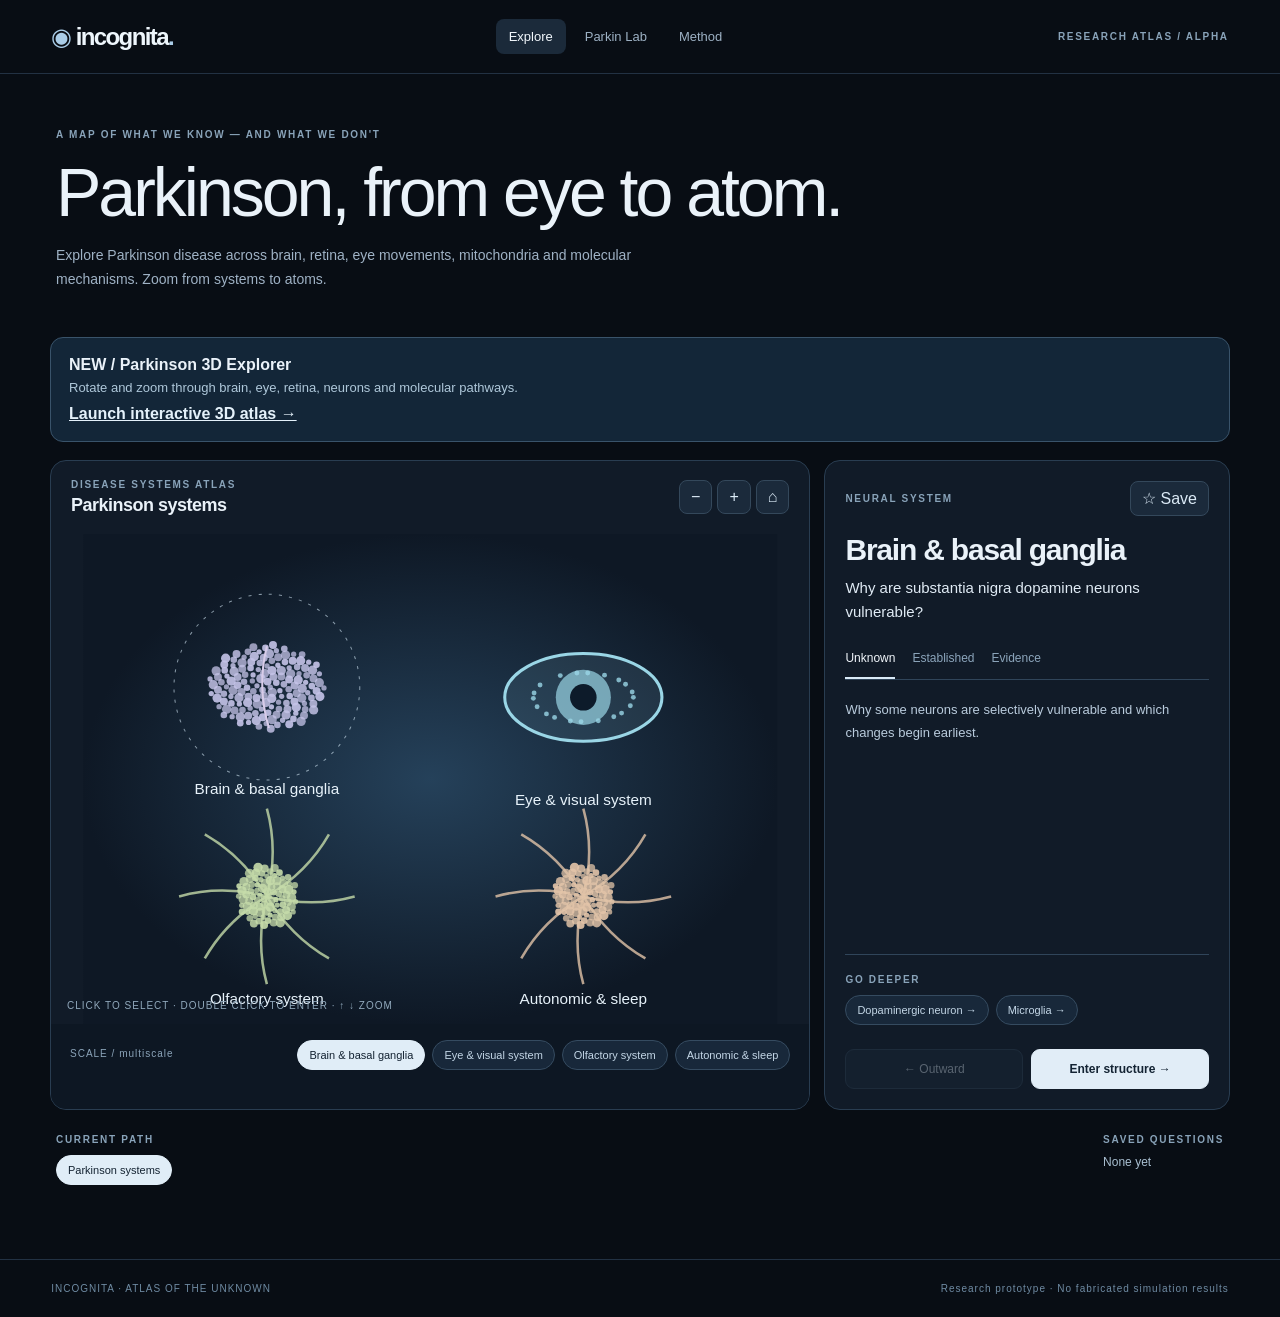
<file: index.html>
<!doctype html>
<html lang="en"><head><meta charset="UTF-8"/><meta name="viewport" content="width=device-width,initial-scale=1"/><meta name="theme-color" content="#080d14"/><meta name="description" content="Incognita — explore biology from organism to molecular mechanism, with evidence-aware research tools."/><title>Incognita — Atlas of the Unknown</title><link rel="stylesheet" href="./styles.css"/></head>
<body><div id="app"><header class="top"><a href="#explore" class="brand" aria-label="Incognita home"><span class="brand-mark">◉</span> incognita<span class="dot">.</span></a><nav aria-label="Main navigation"><button class="nav active" data-view="explore">Explore</button><button class="nav" data-view="lab">Parkin Lab</button><button class="nav" data-view="about">Method</button></nav><span class="version">RESEARCH ATLAS / ALPHA</span></header>
<main><section class="intro"><p class="overline">A MAP OF WHAT WE KNOW — AND WHAT WE DON'T</p><h1 id="headline">Parkinson, from eye to atom.</h1><p id="subhead">Explore Parkinson disease across brain, retina, eye movements, mitochondria and molecular mechanisms. Zoom from systems to atoms.</p></section>
<section id="explore" class="view"><div style="margin:0 0 18px;padding:18px;border:1px solid #39536a;border-radius:13px;background:#132638"><strong style="display:block;margin-bottom:6px">NEW / Parkinson 3D Explorer</strong><span style="display:block;font-size:13px;color:#afc8da;margin-bottom:10px">Rotate and zoom through brain, eye, retina, neurons and molecular pathways.</span><a href="./parkinson-3d.html" style="color:#e4f1fa;font-weight:650">Launch interactive 3D atlas →</a></div><div class="workspace"><div class="viewer"><div class="viewer-top"><div><p class="overline" id="contextType">ORGANISM</p><h2 id="contextName">Human body</h2></div><div class="zoom"><button id="zoomOut" aria-label="Zoom out">−</button><button id="zoomIn" aria-label="Zoom into selected structure">+</button><button id="reset" aria-label="Reset">⌂</button></div></div><div id="scene" class="scene" tabindex="0" role="group" aria-label="Biological structures. Use arrows to navigate."><svg id="sceneSvg" viewBox="0 0 680 480" role="img" aria-label="Interactive biological atlas"><defs><radialGradient id="aura"><stop offset="0" stop-color="#25415a"/><stop offset="1" stop-color="#0e1825"/></radialGradient></defs><rect width="680" height="480" fill="url(#aura)"/><g id="art"></g></svg><div class="scene-hint">CLICK TO SELECT · DOUBLE CLICK TO ENTER · ↑ ↓ ZOOM</div></div><div class="scene-footer"><span id="scale">SCALE / ORGANISM</span><div id="choices" class="chips"></div></div></div><aside class="details"><div class="detail-head"><span id="nodeType" class="overline">ORGAN</span><button id="save" class="ghost" aria-label="Save research question">☆ Save</button></div><h2 id="nodeName">Brain</h2><p id="question" class="question"></p><div class="tabs" role="tablist"><button class="tab active" data-tab="unknown">Unknown</button><button class="tab" data-tab="known">Established</button><button class="tab" data-tab="evidence">Evidence</button></div><div id="detailBody" class="detail-body"></div><div class="related"><p class="overline">GO DEEPER</p><div id="children" class="chips"></div></div><div class="actions"><button id="back" class="secondary">← Outward</button><button id="enter" class="primary">Enter structure →</button></div></aside></div><div class="bottom"><div><p class="overline">CURRENT PATH</p><div id="breadcrumbs" class="chips"></div></div><div><p class="overline">SAVED QUESTIONS</p><p id="savedCount" class="small">None yet</p></div></div></section>
<section id="lab" class="view hidden"><div class="lab-grid"><div class="lab-hero"><p class="overline">RESEARCH MODULE / 001</p><h2>PINK1–Parkin pathway</h2><p>What happens when a cell discovers that one of its mitochondria is damaged? Explore the molecular quality-control pathway, its limits, and the evidence.</p><div class="pathway" id="pathway"></div><p class="caution">Mechanism diagram, not a molecular dynamics simulation. Cellular outcomes are context-dependent.</p></div><div class="lab-side"><p class="overline">PROTEIN REFERENCE</p><h3 id="proteinTitle">Parkin / PRKN</h3><p id="proteinDescription">E3 ubiquitin-protein ligase involved in mitochondrial quality control.</p><label for="proteinSelect">Explore a protein</label><select id="proteinSelect"><option value="parkin">Parkin — O60260</option><option value="pink1">PINK1 — Q9BXM7</option><option value="snca">Alpha-synuclein — P37840</option></select><a id="uniprot" target="_blank" rel="noopener noreferrer" href="https://www.uniprot.org/uniprotkb/O60260/entry">UniProt record ↗</a><div style="display:grid;gap:9px;margin:16px 0"><a href="./parkin-atlas.html" style="display:block;padding:12px 14px;border:1px solid #39536a;border-radius:10px;color:#e1f0fa;font-weight:600">01 / Parkin Structural Atlas →</a><a href="./molecular-viewer.html" style="display:block;padding:12px 14px;border:1px solid #39536a;border-radius:10px;color:#e1f0fa">02 / Atomic Molecular Viewer →</a><a href="./compare.html" style="display:block;padding:12px 14px;border:1px solid #39536a;border-radius:10px;color:#e1f0fa">03 / WT vs Variant Comparison →</a><a href="./evidence.html" style="display:block;padding:12px 14px;border:1px solid #39536a;border-radius:10px;color:#e1f0fa">04 / Colab Evidence Workbench →</a><a href="./zinc-audit.html" style="display:block;padding:12px 14px;border:1px solid #39536a;border-radius:10px;color:#e1f0fa">05 / Zinc Coordination Audit →</a><a href="./md-gate.html" style="display:block;padding:12px 14px;border:1px solid #39536a;border-radius:10px;color:#e1f0fa">06 / MD Preparation Gate →</a></div><a id="molstar" target="_blank" rel="noopener noreferrer" href="https://molstar.org/viewer/?afdb=O60260">View predicted structure in Mol* ↗</a><p class="caution">Predicted structures are hypotheses, not measurements of protein dynamics. Flexible regions and confidence must be evaluated.</p></div></div><div class="experiment"><div><p class="overline">EXPERIMENT DESIGN / NOT EXECUTED</p><h3>Wild-type versus variant</h3><p>Define a reproducible comparison before spending GPU time.</p></div><div class="experiment-fields"><label>Variant<input id="variant" placeholder="e.g. R275W (verify numbering)"/></label><label>Simulation duration<select id="duration"><option value="10">10 ns — pilot</option><option value="100">100 ns — exploratory</option><option value="500">500 ns — extended</option></select></label><label>Replicates<select id="replicates"><option value="3">3 independent runs</option><option value="5">5 independent runs</option></select></label></div><button id="exportPlan" class="primary">Download experiment plan</button><p class="caution">No trajectory, RMSD, RMSF or biological effect is generated here. A validated structure preparation and OpenMM workflow are required.</p></div></section>
<section id="about" class="view hidden"><div class="method"><p class="overline">THE SCIENTIFIC CONTRACT</p><h2>Never confuse a model with reality.</h2><p>Think of a protein as a moving machine, not a photograph. A structure is one observation or prediction of its shape. A molecular dynamics trajectory estimates possible motion under an explicit physical model. Neither alone establishes what happens in a living neuron.</p><div class="method-cards"><article><h3>01 / Observation</h3><p>What has been measured? Preserve provenance, organism, experimental conditions and uncertainty.</p></article><article><h3>02 / Model</h3><p>Which assumptions connect measurements to predictions? Record force fields, solvent, protonation, sampling and random seeds.</p></article><article><h3>03 / Test</h3><p>What result would falsify the hypothesis? Compare controls, replicates and independent biological validation.</p></article></div><p class="caution">Incognita is a research and education prototype, not a diagnostic tool. Scientific summaries are curated starting points, not systematic reviews.</p></div></section></main><footer><span>INCOGNITA · ATLAS OF THE UNKNOWN</span><span>Research prototype · No fabricated simulation results</span></footer></div><script type="module" src="./app.js"></script></body></html>
</file>
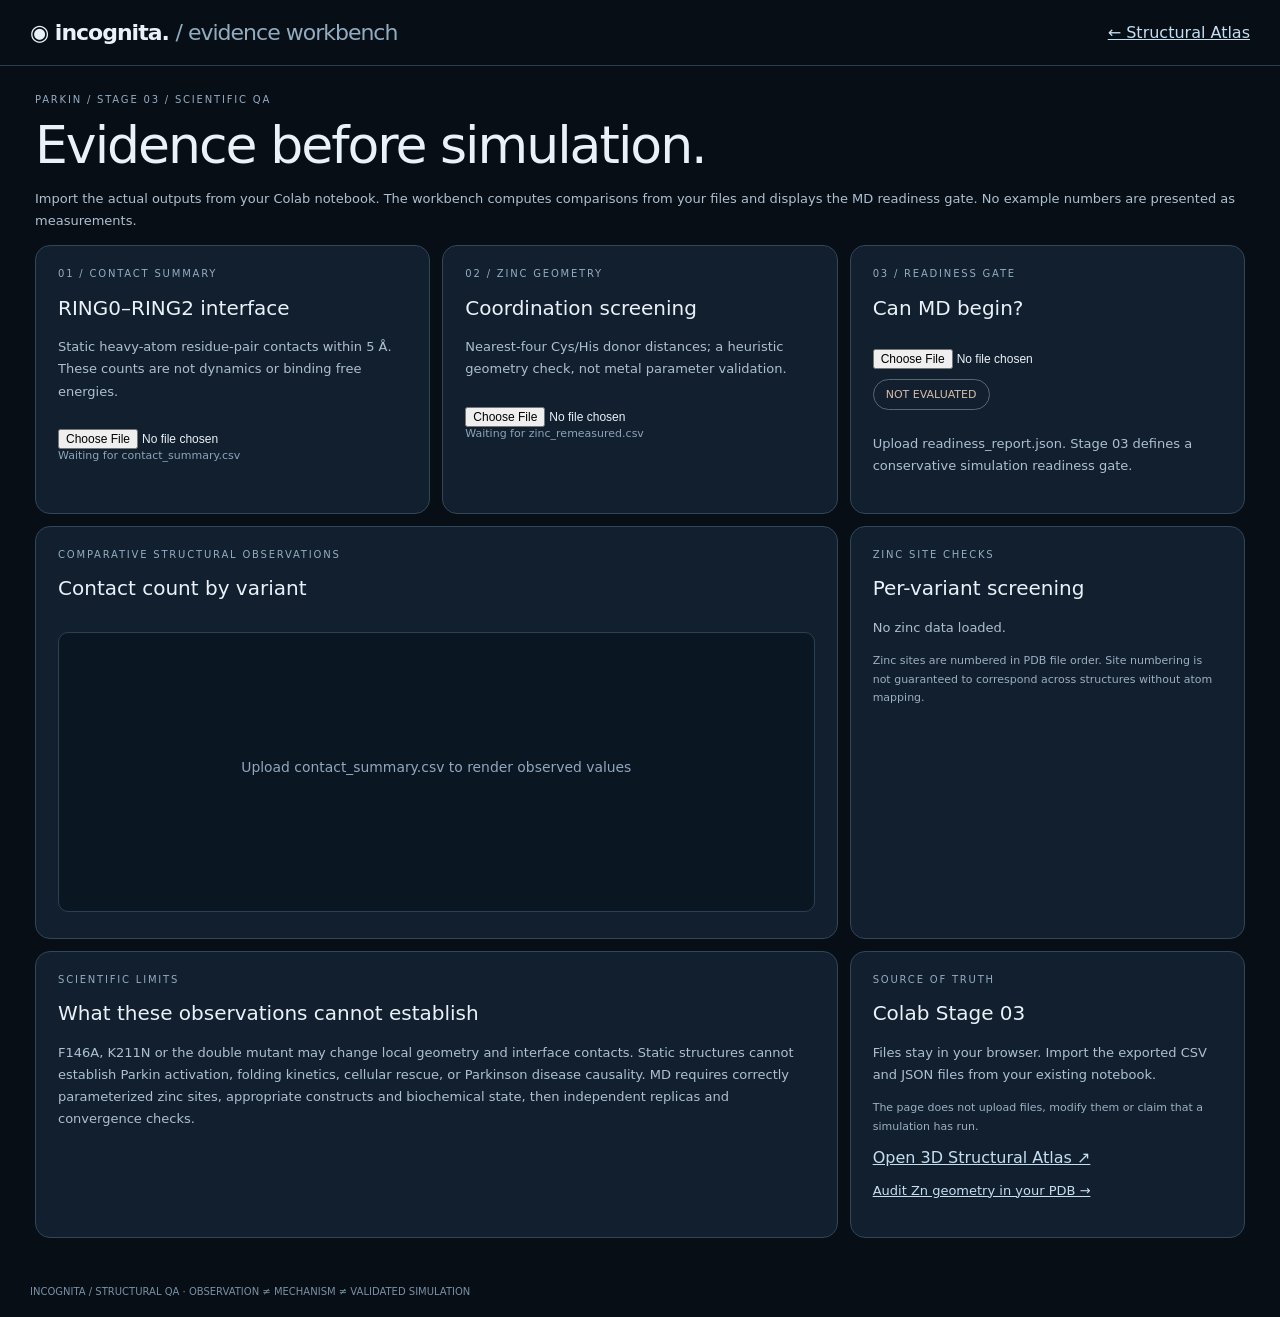
<file: evidence.html>
<!doctype html><html lang="en"><head><meta charset="utf-8"><meta name="viewport" content="width=device-width,initial-scale=1"><title>Incognita — Parkin Evidence Workbench</title><style>
:root{font-family:Inter,-apple-system,system-ui,sans-serif;background:#080e16;color:#eaf2f9}*{box-sizing:border-box}body{margin:0}a{color:#c4dff2}header{padding:20px 30px;border-bottom:1px solid #2a3d50;display:flex;justify-content:space-between;align-items:center;gap:15px}.brand{font-size:22px;letter-spacing:-1px;font-weight:650}main{max-width:1250px;margin:auto;padding:28px 20px}h1{font-size:clamp(30px,5vw,52px);font-weight:500;letter-spacing:-2px;margin:10px 0}h2{font-size:20px;font-weight:500}p{font-size:13px;line-height:1.7;color:#adc0d1}.over{font-size:10px;letter-spacing:1.8px;color:#93adc2}.grid{display:grid;grid-template-columns:repeat(3,1fr);gap:12px}.panel{border:1px solid #30465a;background:#121f2e;border-radius:15px;padding:22px}.panel input{width:100%;margin-top:13px;font-size:12px}.status{display:inline-block;padding:8px 12px;border-radius:25px;border:1px solid #5d6472;color:#d6bba9;font-size:11px;margin:10px 0}.big{font-size:27px;letter-spacing:-1px}.muted{color:#8ca4b8;font-size:11px}.chart{width:100%;height:280px;background:#0b1623;border:1px solid #2b4053;border-radius:10px;margin-top:15px}.table{overflow-x:auto}table{border-collapse:collapse;width:100%;font-size:12px}th,td{border-bottom:1px solid #2d4256;padding:10px;text-align:left}th{color:#a7c0d4}.reason{padding:11px 0;border-bottom:1px solid #2b4053;color:#bfd0df;font-size:12px}.note{font-size:11px;color:#9bb0c2}.span2{grid-column:span 2}footer{padding:20px 30px;font-size:10px;color:#7891a5}@media(max-width:850px){.grid{grid-template-columns:1fr}.span2{grid-column:auto}}
</style></head><body><header><div class="brand">◉ incognita. <span style="font-weight:400;color:#91acc1">/ evidence workbench</span></div><a href="./parkin-atlas.html">← Structural Atlas</a></header><main><div class="over">PARKIN / STAGE 03 / SCIENTIFIC QA</div><h1>Evidence before simulation.</h1><p>Import the actual outputs from your Colab notebook. The workbench computes comparisons from your files and displays the MD readiness gate. No example numbers are presented as measurements.</p>
<div class="grid"><section class="panel"><div class="over">01 / CONTACT SUMMARY</div><h2>RING0–RING2 interface</h2><p>Static heavy-atom residue-pair contacts within 5 Å. These counts are not dynamics or binding free energies.</p><input id="contacts" type="file" accept=".csv"><div id="contactStatus" class="muted">Waiting for contact_summary.csv</div></section><section class="panel"><div class="over">02 / ZINC GEOMETRY</div><h2>Coordination screening</h2><p>Nearest-four Cys/His donor distances; a heuristic geometry check, not metal parameter validation.</p><input id="zinc" type="file" accept=".csv"><div id="zincStatus" class="muted">Waiting for zinc_remeasured.csv</div></section><section class="panel"><div class="over">03 / READINESS GATE</div><h2>Can MD begin?</h2><input id="readiness" type="file" accept=".json,application/json"><div id="gate"><span class="status">NOT EVALUATED</span><p>Upload readiness_report.json. Stage 03 defines a conservative simulation readiness gate.</p></div></section>
<section class="panel span2"><div class="over">COMPARATIVE STRUCTURAL OBSERVATIONS</div><h2>Contact count by variant</h2><svg class="chart" id="chart" viewBox="0 0 700 280" role="img" aria-label="Contact count chart"><text x="350" y="140" fill="#91a8bc" font-size="14" text-anchor="middle">Upload contact_summary.csv to render observed values</text></svg><div class="table" id="contactTable"></div></section><section class="panel"><div class="over">ZINC SITE CHECKS</div><h2>Per-variant screening</h2><div id="zincSummary"><p>No zinc data loaded.</p></div><p class="note">Zinc sites are numbered in PDB file order. Site numbering is not guaranteed to correspond across structures without atom mapping.</p></section>
<section class="panel span2"><div class="over">SCIENTIFIC LIMITS</div><h2>What these observations cannot establish</h2><p>F146A, K211N or the double mutant may change local geometry and interface contacts. Static structures cannot establish Parkin activation, folding kinetics, cellular rescue, or Parkinson disease causality. MD requires correctly parameterized zinc sites, appropriate constructs and biochemical state, then independent replicas and convergence checks.</p><div id="unsupported"></div></section><section class="panel"><div class="over">SOURCE OF TRUTH</div><h2>Colab Stage 03</h2><p>Files stay in your browser. Import the exported CSV and JSON files from your existing notebook.</p><p class="note">The page does not upload files, modify them or claim that a simulation has run.</p><a href="./parkin-atlas.html">Open 3D Structural Atlas ↗</a><p><a href="./zinc-audit.html">Audit Zn geometry in your PDB →</a></p></section></div></main><footer>INCOGNITA / STRUCTURAL QA · OBSERVATION ≠ MECHANISM ≠ VALIDATED SIMULATION</footer>
<script>
const $=s=>document.querySelector(s),expected=['WT','K211N','F146A','K211N_F146A'];
function csv(text){const out=[];let row=[],cell='',quote=false;for(let i=0;i<text.length;i++){let c=text[i];if(quote){if(c==='"'&&text[i+1]==='"'){cell+='"';i++}else if(c==='"')quote=false;else cell+=c}else if(c==='"')quote=true;else if(c===','){row.push(cell);cell=''}else if(c==='\n'||c==='\r'){if(c==='\r'&&text[i+1]==='\n')i++;row.push(cell);if(row.some(x=>x.trim()))out.push(row);row=[];cell=''}else cell+=c}row.push(cell);if(row.some(x=>x.trim()))out.push(row);const headers=out.shift()||[];return out.map(r=>Object.fromEntries(headers.map((h,i)=>[h.trim().replace(/^\uFEFF/,''),(r[i]||'').trim()])))}
function table(host,records,fields){const t=document.createElement('table'),h=document.createElement('tr');fields.forEach(f=>{const th=document.createElement('th');th.textContent=f;h.append(th)});const head=document.createElement('thead');head.append(h);t.append(head);const body=document.createElement('tbody');records.forEach(r=>{const tr=document.createElement('tr');fields.forEach(f=>{const td=document.createElement('td');td.textContent=r[f]??'';tr.append(td)});body.append(tr)});t.append(body);host.replaceChildren(t)}
function svg(tag,attrs){const e=document.createElementNS('http://www.w3.org/2000/svg',tag);Object.entries(attrs).forEach(([k,v])=>e.setAttribute(k,v));return e}
function draw(records){const chart=$('#chart');chart.replaceChildren();const max=Math.max(1,...records.map(r=>Number(r.total_contacts)||0));records.forEach((r,i)=>{const x=72+i*160,y=218-160*Number(r.total_contacts)/max,h=218-y;chart.append(svg('rect',{x,y,width:95,height:h,rx:5,fill:['#9fc8e8','#b7c4ef','#c8d8a5','#e5bba5'][i]}));const name=svg('text',{x:x+47,y:242,fill:'#dcebf7','text-anchor':'middle','font-size':13});name.textContent=r.variant;chart.append(name);const val=svg('text',{x:x+47,y:y-10,fill:'#eaf4fa','text-anchor':'middle','font-size':13});val.textContent=r.total_contacts;chart.append(val)})}
$('#contacts').onchange=async e=>{try{const file=e.target.files?.[0];if(!file)return;const records=csv(await file.text());const fields=['variant','total_contacts','lost_vs_WT','gained_vs_WT','contacts_not_involving_146'];if(records.length!==4||expected.some(v=>!records.some(r=>r.variant===v))||records.some(r=>fields.some(f=>!(f in r))||fields.slice(1).some(f=>!Number.isFinite(Number(r[f]))||Number(r[f])<0))){throw Error('Expected four variants and numeric Stage 03 contact columns')}const ordered=expected.map(v=>records.find(r=>r.variant===v));draw(ordered);table($('#contactTable'),ordered,fields);$('#contactStatus').textContent='Loaded: '+file.name+' · 4 variants'}catch(err){$('#contactStatus').textContent='Invalid input: '+err.message;$('#chart').replaceChildren();$('#contactTable').replaceChildren()}};
$('#zinc').onchange=async e=>{try{const file=e.target.files?.[0];if(!file)return;const records=csv(await file.text());if(!records.length||records.some(r=>!('variant'in r)||!('coordination_screen'in r)||!('nearest_4_max_A'in r)))throw Error('Expected Stage 03 zinc columns');const host=$('#zincSummary');host.replaceChildren();for(const v of expected){const rows=records.filter(r=>r.variant===v);const p=document.createElement('p');const passes=rows.filter(r=>r.coordination_screen==='PASS_HEURISTIC').length;p.textContent=v+': '+passes+'/'+rows.length+' heuristic passes';host.append(p)}$('#zincStatus').textContent='Loaded: '+file.name+' · '+records.length+' sites'}catch(err){$('#zincStatus').textContent='Invalid input: '+err.message;$('#zincSummary').textContent='No valid zinc data loaded.'}};
$('#readiness').onchange=async e=>{try{const file=e.target.files?.[0];if(!file)return;const report=JSON.parse(await file.text());if(typeof report.MD_READY!=='boolean'||!Array.isArray(report.gate_reasons))throw Error('Expected MD_READY boolean and gate_reasons array');const host=$('#gate');host.replaceChildren();const status=document.createElement('span');status.className='status';status.textContent=report.MD_READY?'REPORTED READY — VERIFY INDEPENDENTLY':'NOT MD READY';host.append(status);report.gate_reasons.forEach(reason=>{const p=document.createElement('div');p.className='reason';p.textContent=reason;host.append(p)});const uns=$('#unsupported');uns.replaceChildren();(report.claims_not_supported||[]).forEach(c=>{const p=document.createElement('p');p.textContent='Not supported: '+c;uns.append(p)})}catch(err){$('#gate').textContent='Invalid readiness report: '+err.message}};
</script></body></html>
</file>
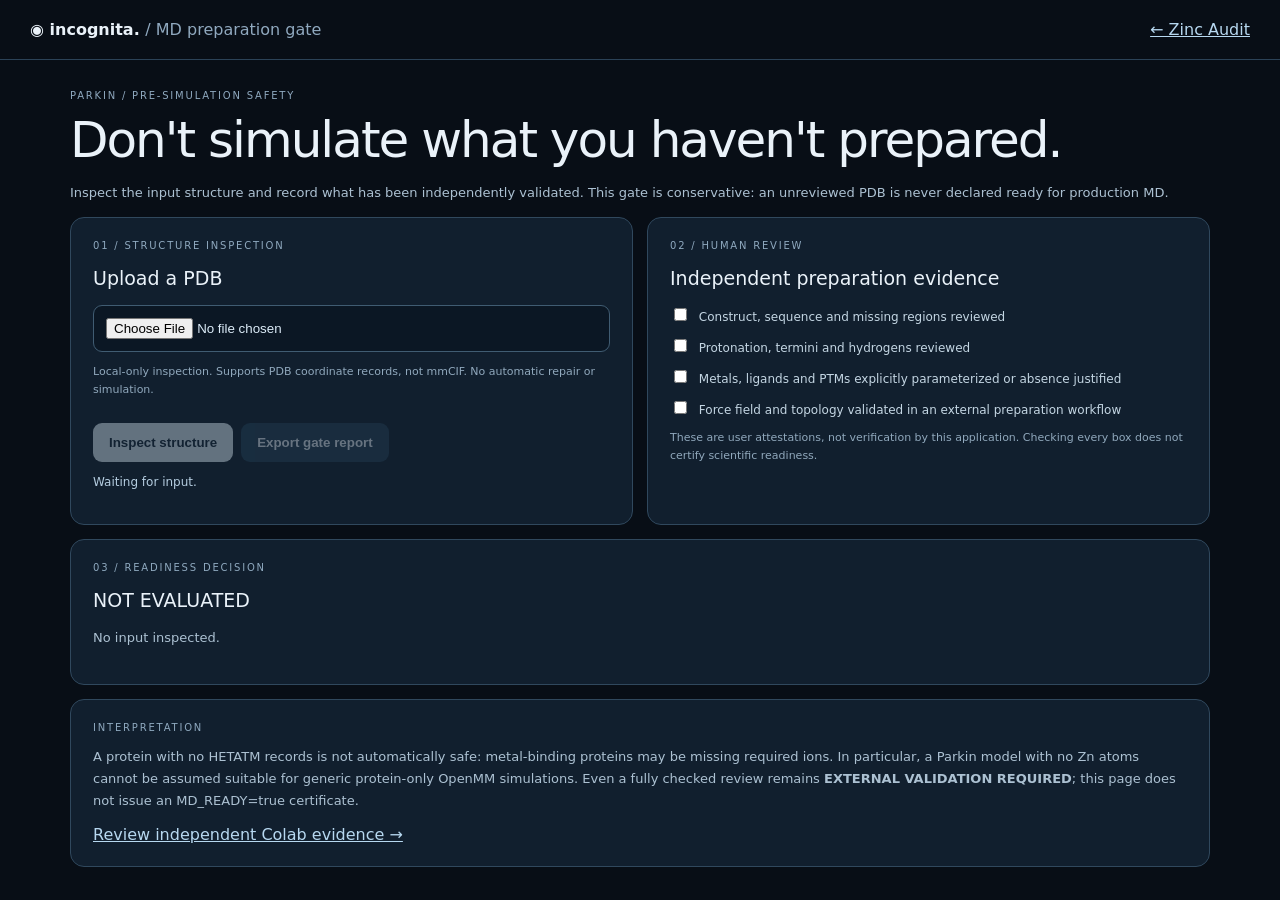
<file: md-gate.html>
<!doctype html><html lang="en"><head><meta charset="utf-8"><meta name="viewport" content="width=device-width,initial-scale=1"><title>Incognita · MD Preparation Gate</title><style>:root{font-family:Inter,system-ui,sans-serif;background:#080e16;color:#eaf2f9}*{box-sizing:border-box}body{margin:0}a{color:#b7d8f0}header{padding:20px 30px;border-bottom:1px solid #2b4257;display:flex;justify-content:space-between;gap:15px}main{max-width:1180px;margin:auto;padding:30px 20px}h1{font-size:clamp(30px,5vw,50px);font-weight:500;letter-spacing:-2px;margin:10px 0}h2{font-size:19px;font-weight:500}p{font-size:13px;color:#acc1d2;line-height:1.7}.over{font-size:10px;letter-spacing:1.8px;color:#8fa9bf}.grid{display:grid;grid-template-columns:1fr 1fr;gap:14px}.panel{border:1px solid #30485d;background:#111f2e;border-radius:14px;padding:22px}input[type=file]{width:100%;border:1px solid #405c72;border-radius:9px;padding:12px;color:#dcecf8;background:#0b1724}button{background:#dfeef8;color:#152839;border:0;border-radius:9px;padding:12px 16px;font-weight:600;cursor:pointer;margin-top:12px}button:disabled{opacity:.4}.status{font-size:12px;padding:13px 0;color:#b5cde0}.reason{padding:12px 0;border-bottom:1px solid #31485c;font-size:12px;color:#d2e0ea}.note{font-size:11px;color:#90a8bc}.full{grid-column:1/-1}label{display:block;font-size:12px;color:#c4d6e3;margin:12px 0}label input{margin-right:8px}code{color:#c3d9eb}@media(max-width:750px){.grid{grid-template-columns:1fr}.full{grid-column:auto}}</style></head><body><header><strong>◉ incognita. <span style="font-weight:400;color:#90a9bf">/ MD preparation gate</span></strong><a href="./zinc-audit.html">← Zinc Audit</a></header><main><div class="over">PARKIN / PRE-SIMULATION SAFETY</div><h1>Don't simulate what you haven't prepared.</h1><p>Inspect the input structure and record what has been independently validated. This gate is conservative: an unreviewed PDB is never declared ready for production MD.</p><div class="grid"><section class="panel"><div class="over">01 / STRUCTURE INSPECTION</div><h2>Upload a PDB</h2><input id="pdb" type="file" accept=".pdb,.ent"><p class="note">Local-only inspection. Supports PDB coordinate records, not mmCIF. No automatic repair or simulation.</p><button id="inspect" disabled>Inspect structure</button><button id="download" disabled style="margin-left:8px;background:#254158;color:#e7f2fa">Export gate report</button><div id="status" class="status" role="status">Waiting for input.</div></section><section class="panel"><div class="over">02 / HUMAN REVIEW</div><h2>Independent preparation evidence</h2><label><input type="checkbox" id="construct"> Construct, sequence and missing regions reviewed</label><label><input type="checkbox" id="protonation"> Protonation, termini and hydrogens reviewed</label><label><input type="checkbox" id="cofactors"> Metals, ligands and PTMs explicitly parameterized or absence justified</label><label><input type="checkbox" id="forcefield"> Force field and topology validated in an external preparation workflow</label><p class="note">These are user attestations, not verification by this application. Checking every box does not certify scientific readiness.</p></section><section class="panel full"><div class="over">03 / READINESS DECISION</div><h2 id="decision">NOT EVALUATED</h2><div id="findings"><p>No input inspected.</p></div></section><section class="panel full"><div class="over">INTERPRETATION</div><p>A protein with no HETATM records is not automatically safe: metal-binding proteins may be missing required ions. In particular, a Parkin model with no Zn atoms cannot be assumed suitable for generic protein-only OpenMM simulations. Even a fully checked review remains <strong>EXTERNAL VALIDATION REQUIRED</strong>; this page does not issue an MD_READY=true certificate.</p><a href="./evidence.html">Review independent Colab evidence →</a></section></div></main><script>
const $=s=>document.querySelector(s);let report=null;const standard=new Set(['ALA','ARG','ASN','ASP','CYS','GLN','GLU','GLY','HIS','ILE','LEU','LYS','MET','PHE','PRO','SER','THR','TRP','TYR','VAL']);
function inspect(text){const lines=text.split(/\r?\n/),atoms=lines.filter(l=>l.startsWith('ATOM  ')),hetero=lines.filter(l=>l.startsWith('HETATM')),residues=new Map(),chains=new Set(),elements=new Map();let invalidCoordinates=0,alternateLocations=0;for(const l of atoms){const res=l.slice(17,20).trim(),chain=l[21]||'',key=chain+':'+l.slice(22,27).trim();residues.set(key,res);chains.add(chain);const alt=l[16];if(alt!==' '&&alt!=='A')alternateLocations++;const xyz=[Number(l.slice(30,38)),Number(l.slice(38,46)),Number(l.slice(46,54))];if(xyz.some(x=>!Number.isFinite(x)))invalidCoordinates++}const heteroNames=[...new Set(hetero.map(l=>l.slice(17,20).trim()))].sort(),nonstandard=[...new Set([...residues.values()].filter(x=>!standard.has(x)))].sort(),zinc=hetero.filter(l=>l.slice(17,20).trim()==='ZN'||l.slice(76,78).trim().toUpperCase()==='ZN').length,cys=[...residues.values()].filter(x=>x==='CYS').length,findings=[];if(!atoms.length)findings.push({severity:'BLOCK',message:'No protein ATOM records found.'});if(invalidCoordinates)findings.push({severity:'BLOCK',message:invalidCoordinates+' protein atoms have invalid coordinates.'});if(nonstandard.length)findings.push({severity:'BLOCK',message:'Nonstandard residues require explicit treatment: '+nonstandard.join(', ')});if(hetero.length)findings.push({severity:'BLOCK',message:hetero.length+' HETATM records present ('+heteroNames.join(', ')+'). Metal, water and ligand chemistry needs explicit review.'});if(!zinc&&cys>=8)findings.push({severity:'REVIEW',message:'Cysteine-rich protein with no Zn records: metal-binding chemistry may be missing. Verify against construct and reference.'});if(alternateLocations)findings.push({severity:'REVIEW',message:alternateLocations+' alternate-location atom records; select and validate conformers.'});if(chains.size>1)findings.push({severity:'REVIEW',message:chains.size+' chains present; verify biological assembly.'});findings.push({severity:'REVIEW',message:'Missing residues, termini, histidine protonation, disulfides, force-field coverage and construct equivalence cannot be established from this scan.'});return{schema_version:1,analysis:'conservative_pdb_md_preparation_screen',md_ready:false,decision:'EXTERNAL_VALIDATION_REQUIRED',atom_records:atoms.length,hetero_records:hetero.length,unique_residues:residues.size,chains:[...chains],zinc_records:zinc,cysteine_residues:cys,nonstandard_residues:nonstandard,hetero_residue_names:heteroNames,findings,limitations:['heuristic structure scan','human review attestations are not independently verified','does not validate metal force fields','does not establish MD readiness']}}
function render(){if(!report)return;report.review_attestations={construct:$('#construct').checked,protonation:$('#protonation').checked,cofactors:$('#cofactors').checked,forcefield:$('#forcefield').checked};const host=$('#findings');host.replaceChildren();for(const f of report.findings){const d=document.createElement('div');d.className='reason';d.textContent=f.severity+' / '+f.message;host.append(d)}for(const [name,done] of Object.entries(report.review_attestations)){const d=document.createElement('div');d.className='reason';d.textContent=(done?'ATTESTED':'NOT ATTESTED')+' / '+name+' (self-reported)';host.append(d)}$('#decision').textContent=report.findings.some(f=>f.severity==='BLOCK')?'BLOCKED — STRUCTURAL ISSUES':'EXTERNAL VALIDATION REQUIRED';$('#status').textContent='Inspected '+report.atom_records+' protein atoms, '+report.unique_residues+' residues and '+report.zinc_records+' Zn records. No MD certification issued.';$('#download').disabled=false}
$('#pdb').onchange=()=>{$('#inspect').disabled=!$('#pdb').files.length;$('#download').disabled=true;report=null;$('#decision').textContent='NOT EVALUATED';$('#findings').textContent='No input inspected.'};$('#inspect').onclick=async()=>{try{const f=$('#pdb').files[0];report=inspect(await f.text());report.source_filename=f.name;render()}catch(e){$('#status').textContent='Inspection error: '+e.message}};['construct','protonation','cofactors','forcefield'].forEach(id=>$('#'+id).onchange=render);$('#download').onclick=()=>{if(!report)return;const url=URL.createObjectURL(new Blob([JSON.stringify(report,null,2)],{type:'application/json'})),a=document.createElement('a');a.href=url;a.download='incognita_md_preparation_gate.json';a.click();setTimeout(()=>URL.revokeObjectURL(url),1000)};
</script></body></html>
</file>
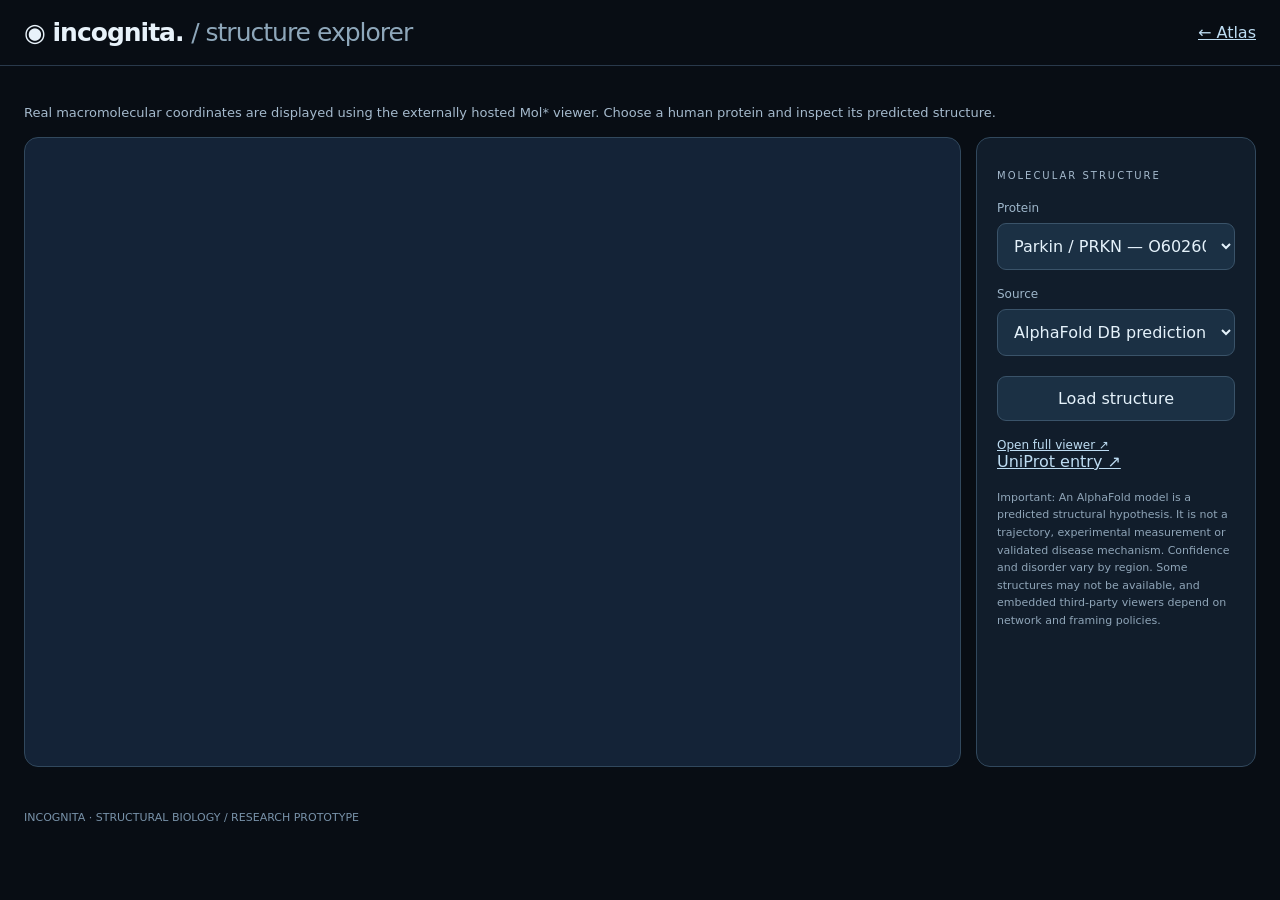
<file: structure.html>
<!doctype html><html lang="en"><head><meta charset="utf-8"><meta name="viewport" content="width=device-width,initial-scale=1"><title>Incognita · Structure Explorer</title><style>*{box-sizing:border-box}body{margin:0;background:#080d14;color:#e8f2fa;font-family:Inter,system-ui,sans-serif}header{padding:18px 24px;display:flex;align-items:center;justify-content:space-between;border-bottom:1px solid #29394b}a{color:#bddcf2}h1{font-size:25px;letter-spacing:-1px;margin:0}main{max-width:1300px;margin:auto;padding:24px}p{color:#a5bacd;line-height:1.6;font-size:13px}.layout{display:grid;grid-template-columns:minmax(0,1fr) 280px;gap:15px}.frame{height:min(70vh,720px);min-height:460px;border:1px solid #31485d;border-radius:14px;overflow:hidden;background:#142337}iframe{width:100%;height:100%;border:0}aside{border:1px solid #31485d;background:#111d2b;border-radius:14px;padding:20px}label{display:block;font-size:12px;margin:17px 0 8px;color:#9eb6ca}select,button{background:#1b3044;border:1px solid #3a5369;color:#e5f2fb;border-radius:9px;padding:12px;width:100%;font:inherit}button{cursor:pointer}.notice{font-size:11px;color:#8fa5b8;margin-top:18px}#external{display:block;margin-top:17px;font-size:12px}footer{font-size:11px;color:#7892a9;padding:20px 24px}@media(max-width:800px){.layout{grid-template-columns:1fr}.frame{height:55vh;min-height:360px}} </style></head><body><header><h1>◉ incognita. <span style="color:#8ea7ba;font-weight:400">/ structure explorer</span></h1><a href="./index.html">← Atlas</a></header><main><p>Real macromolecular coordinates are displayed using the externally hosted Mol* viewer. Choose a human protein and inspect its predicted structure.</p><div class="layout"><div class="frame"><iframe id="viewer" title="Molstar protein structure viewer" loading="lazy" referrerpolicy="no-referrer" allowfullscreen></iframe></div><aside><p style="letter-spacing:2px;font-size:10px">MOLECULAR STRUCTURE</p><label for="protein">Protein</label><select id="protein"><option value="O60260">Parkin / PRKN — O60260</option><option value="Q9BXM7">PINK1 — Q9BXM7</option><option value="P37840">Alpha-synuclein / SNCA — P37840</option></select><label for="source">Source</label><select id="source"><option value="afdb">AlphaFold DB prediction</option></select><button id="load" style="margin-top:20px">Load structure</button><a id="external" target="_blank" rel="noopener noreferrer">Open full viewer ↗</a><a id="uniprot" target="_blank" rel="noopener noreferrer">UniProt entry ↗</a><p class="notice">Important: An AlphaFold model is a predicted structural hypothesis. It is not a trajectory, experimental measurement or validated disease mechanism. Confidence and disorder vary by region. Some structures may not be available, and embedded third-party viewers depend on network and framing policies.</p></aside></div></main><footer>INCOGNITA · STRUCTURAL BIOLOGY / RESEARCH PROTOTYPE</footer><script>const p=document.getElementById('protein'),v=document.getElementById('viewer'),e=document.getElementById('external'),u=document.getElementById('uniprot');function load(){const id=p.value;const url='https://molstar.org/viewer/?afdb='+encodeURIComponent(id);v.src=url;e.href=url;u.href='https://www.uniprot.org/uniprotkb/'+encodeURIComponent(id)+'/entry'}document.getElementById('load').onclick=load;p.onchange=load;load()</script></body></html>
</file>
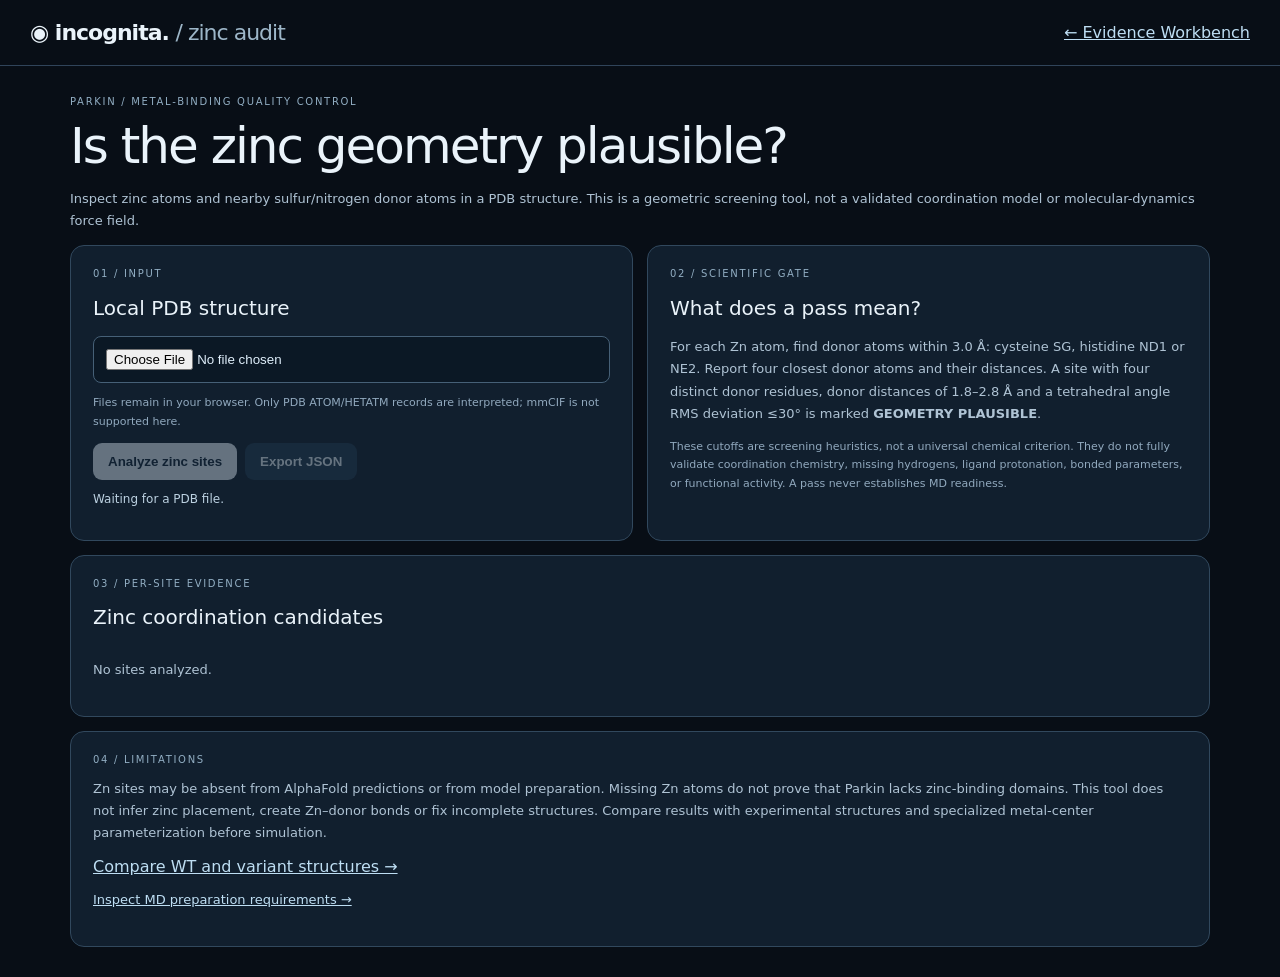
<file: zinc-audit.html>
<!doctype html><html lang="en"><head><meta charset="utf-8"><meta name="viewport" content="width=device-width,initial-scale=1"><title>Incognita · Zinc Coordination Audit</title><style>:root{font-family:Inter,system-ui,sans-serif;background:#080e16;color:#eaf3fa}*{box-sizing:border-box}body{margin:0}a{color:#bedef3}header{display:flex;justify-content:space-between;align-items:center;gap:12px;border-bottom:1px solid #30445a;padding:20px 30px}main{max-width:1180px;margin:auto;padding:30px 20px}.brand{font-size:22px;font-weight:650;letter-spacing:-1px}h1{font-size:clamp(30px,5vw,50px);letter-spacing:-2px;font-weight:500;margin:10px 0}h2{font-weight:500;font-size:20px}.over{font-size:10px;letter-spacing:1.7px;color:#92aec3}p{font-size:13px;line-height:1.7;color:#afc3d4}.grid{display:grid;grid-template-columns:1fr 1fr;gap:14px}.panel{background:#111f2e;border:1px solid #31485d;border-radius:14px;padding:22px}input{width:100%;border:1px solid #466077;border-radius:8px;background:#0b1825;color:#dfeefa;padding:12px}button{padding:11px 15px;background:#e2eff9;color:#12263a;border:0;border-radius:9px;cursor:pointer;font-weight:600}button:disabled{opacity:.4}table{border-collapse:collapse;width:100%;font-size:12px}th,td{text-align:left;padding:10px;border-bottom:1px solid #2e4357}th{color:#a9c4d7}.table{overflow-x:auto}.note{font-size:11px;color:#91a9be}.status{padding:12px 0;color:#bcd1e1;font-size:12px}.full{grid-column:1/-1}@media(max-width:750px){.grid{grid-template-columns:1fr}.full{grid-column:auto}}</style></head><body><header><div class="brand">◉ incognita. <span style="font-weight:400;color:#9db6c8">/ zinc audit</span></div><a href="./evidence.html">← Evidence Workbench</a></header><main><div class="over">PARKIN / METAL-BINDING QUALITY CONTROL</div><h1>Is the zinc geometry plausible?</h1><p>Inspect zinc atoms and nearby sulfur/nitrogen donor atoms in a PDB structure. This is a geometric screening tool, not a validated coordination model or molecular-dynamics force field.</p><div class="grid"><section class="panel"><div class="over">01 / INPUT</div><h2>Local PDB structure</h2><input id="file" type="file" accept=".pdb,.ent"><p class="note">Files remain in your browser. Only PDB ATOM/HETATM records are interpreted; mmCIF is not supported here.</p><button id="audit" disabled>Analyze zinc sites</button><button id="export" disabled style="margin-left:8px;background:#223b51;color:#e4f1f9">Export JSON</button><div id="status" class="status" role="status">Waiting for a PDB file.</div></section><section class="panel"><div class="over">02 / SCIENTIFIC GATE</div><h2>What does a pass mean?</h2><p>For each Zn atom, find donor atoms within 3.0 Å: cysteine SG, histidine ND1 or NE2. Report four closest donor atoms and their distances. A site with four distinct donor residues, donor distances of 1.8–2.8 Å and a tetrahedral angle RMS deviation ≤30° is marked <strong>GEOMETRY PLAUSIBLE</strong>.</p><p class="note">These cutoffs are screening heuristics, not a universal chemical criterion. They do not fully validate coordination chemistry, missing hydrogens, ligand protonation, bonded parameters, or functional activity. A pass never establishes MD readiness.</p></section><section class="panel full"><div class="over">03 / PER-SITE EVIDENCE</div><h2>Zinc coordination candidates</h2><div id="results" class="table"><p>No sites analyzed.</p></div></section><section class="panel full"><div class="over">04 / LIMITATIONS</div><p>Zn sites may be absent from AlphaFold predictions or from model preparation. Missing Zn atoms do not prove that Parkin lacks zinc-binding domains. This tool does not infer zinc placement, create Zn–donor bonds or fix incomplete structures. Compare results with experimental structures and specialized metal-center parameterization before simulation.</p><a href="./compare.html">Compare WT and variant structures →</a><p><a href="./md-gate.html">Inspect MD preparation requirements →</a></p></section></div></main><script>
const $=s=>document.querySelector(s);let report=null;
function parsePDB(text){const atoms=[];for(const line of text.split(/\r?\n/)){if(!line.startsWith('ATOM  ')&&!line.startsWith('HETATM'))continue;const alt=line[16];if(alt!==' '&&alt!=='A')continue;const xyz=[Number(line.slice(30,38)),Number(line.slice(38,46)),Number(line.slice(46,54))];if(xyz.some(v=>!Number.isFinite(v)))continue;atoms.push({record:line.slice(0,6).trim(),atom:line.slice(12,16).trim(),resname:line.slice(17,20).trim(),chain:line[21]||'',resid:line.slice(22,27).trim(),element:line.slice(76,78).trim().toUpperCase(),xyz})}return atoms}
function dist(a,b){return Math.hypot(...a.xyz.map((v,i)=>v-b.xyz[i]))}
function angleRmsd(vectors){if(vectors.length!==4)return null;const angles=[];for(let i=0;i<4;i++)for(let j=i+1;j<4;j++){const a=vectors[i],b=vectors[j],dot=a.reduce((s,v,k)=>s+v*b[k],0),norm=Math.hypot(...a)*Math.hypot(...b);if(norm<1e-10)return null;angles.push(Math.acos(Math.max(-1,Math.min(1,dot/norm)))*180/Math.PI)}return Math.sqrt(angles.reduce((s,a)=>s+(a-109.4712206)**2,0)/angles.length)}
function audit(text){const atoms=parsePDB(text),zinc=atoms.filter(a=>a.record==='HETATM'&&(a.element==='ZN'||a.resname==='ZN')),donors=atoms.filter(a=>a.record==='ATOM'&&((a.resname==='CYS'&&a.atom==='SG')||(a.resname==='HIS'&&['ND1','NE2'].includes(a.atom))));const sites=zinc.map((z,index)=>{const near=donors.map(d=>({...d,distance:dist(z,d)})).filter(d=>d.distance<=3.0).sort((a,b)=>a.distance-b.distance);const unique=[];const chosen=[];const seen=new Set();for(const d of near){const key=d.chain+':'+d.resid;if(seen.has(key))continue;seen.add(key);chosen.push(d);unique.push({chain:d.chain,residue:d.resname+' '+d.resid,atom:d.atom,distance_angstrom:Number(d.distance.toFixed(3))})}const nearest=unique.slice(0,4),vectors=chosen.slice(0,4).map(d=>d.xyz.map((v,i)=>v-z.xyz[i])),angle=angleRmsd(vectors),plausible=nearest.length===4&&nearest.every(d=>d.distance_angstrom>=1.8&&d.distance_angstrom<=2.8)&&angle!==null&&angle<=30;return{site:index+1,chain:z.chain,residue:z.resid,nearby_donor_atoms:near.length,distinct_donor_residues:unique.length,nearest_four:nearest,tetrahedral_angle_rmsd_deg:angle===null?null:Number(angle.toFixed(2)),geometry_screen:plausible?'GEOMETRY_PLAUSIBLE':'REVIEW_REQUIRED'}});return{schema_version:2,analysis:'pdb_zinc_donor_distance_and_tetrahedral_angle_screen',zinc_sites:sites.length,atom_records:atoms.length,sites,heuristics:{search_radius_angstrom:3,plausible_min_angstrom:1.8,plausible_max_angstrom:2.8,required_distinct_donor_residues:4,tetrahedral_angle_rmsd_max_deg:30},limitations:['not force-field validation','heuristic tetrahedral angle check only','not MD readiness','no inferred zinc positions','missing Zn does not imply missing zinc-binding domains']}}
function render(r){const host=$('#results');host.replaceChildren();if(!r.zinc_sites){const p=document.createElement('p');p.textContent='No Zn HETATM records detected. Do not interpret this as biological absence of zinc binding.';host.append(p);return}const t=document.createElement('table'),head=document.createElement('tr');['Zn site','Chain / residue','Distinct donors ≤3 Å','Nearest four donors','Angle RMSD','Screen'].forEach(s=>{const th=document.createElement('th');th.textContent=s;head.append(th)});t.append(head);for(const site of r.sites){const tr=document.createElement('tr');[site.site,site.chain+' / '+site.residue,site.distinct_donor_residues,site.nearest_four.map(d=>d.chain+':'+d.residue+' '+d.atom+' '+d.distance_angstrom+' Å').join(' · '),site.tetrahedral_angle_rmsd_deg===null?'—':site.tetrahedral_angle_rmsd_deg+'°',site.geometry_screen].forEach(v=>{const td=document.createElement('td');td.textContent=v;tr.append(td)});t.append(tr)}host.append(t)}
$('#file').onchange=()=>{$('#audit').disabled=!$('#file').files.length;$('#export').disabled=true;report=null};
$('#audit').onclick=async()=>{try{const f=$('#file').files[0];report=audit(await f.text());report.source_filename=f.name;render(report);$('#status').textContent='Analyzed '+report.atom_records+' atomic records and '+report.zinc_sites+' Zn sites. Heuristic only.';$('#export').disabled=false}catch(e){$('#status').textContent='Analysis failed: '+e.message}};
$('#export').onclick=()=>{if(!report)return;const url=URL.createObjectURL(new Blob([JSON.stringify(report,null,2)],{type:'application/json'})),a=document.createElement('a');a.href=url;a.download='incognita_zinc_audit.json';a.click();setTimeout(()=>URL.revokeObjectURL(url),1000)};
</script></body></html>
</file>
<file: styles.css>
:root{font-family:Inter,-apple-system,BlinkMacSystemFont,"Segoe UI",sans-serif;color:#eaf2f9;background:#080d14;font-synthesis:none}*{box-sizing:border-box}body{margin:0}button,input,select{font:inherit}button{cursor:pointer}button:focus-visible,a:focus-visible,input:focus-visible,select:focus-visible{outline:2px solid #d9edff;outline-offset:3px}a{color:#b9d9f1}h1,h2,h3,p{margin-top:0}.top{height:74px;padding:0 max(24px,4vw);border-bottom:1px solid #223143;display:flex;align-items:center;justify-content:space-between;gap:16px}.brand{text-decoration:none;color:#eef6fc;font-size:24px;font-weight:650;letter-spacing:-1.6px}.brand-mark,.dot{color:#a9cce7}.top nav{display:flex;gap:6px}.nav{background:transparent;color:#9db1c4;border:0;border-radius:8px;padding:10px 13px;font-size:13px}.nav.active,.nav:hover{background:#1b2a3a;color:#f1f7fc}.version,.overline{color:#89a3b9;font-size:10px;letter-spacing:1.7px;font-weight:600}.intro{max-width:1220px;margin:0 auto;padding:55px 26px 31px}.intro h1{font-size:clamp(35px,6vw,68px);font-weight:520;letter-spacing:-3px;margin:13px 0}.intro>p:last-child{color:#9fb2c5;line-height:1.7;max-width:650px;font-size:14px}.view{max-width:1220px;margin:auto;padding:0 20px 50px}.hidden{display:none!important}.workspace{display:grid;grid-template-columns:minmax(0,1.5fr) minmax(300px,.8fr);gap:14px}.viewer,.details,.lab-hero,.lab-side,.experiment,.method{border:1px solid #293d51;background:#111b28;border-radius:16px;overflow:hidden}.viewer-top{display:flex;align-items:center;justify-content:space-between;padding:18px 20px}.viewer-top h2{font-size:18px;letter-spacing:-.5px;margin:5px 0 0}.viewer-top .overline{margin:0}.zoom{display:flex;gap:5px}.zoom button,.ghost{border:1px solid #34485b;color:#dcebf7;background:#1b2a3b;border-radius:8px;padding:7px 11px}.scene{height:490px;position:relative;overflow:hidden;touch-action:pan-y}.scene svg{width:100%;height:100%}.scene-hint{position:absolute;bottom:13px;left:16px;font-size:10px;letter-spacing:1px;color:#91a9bc;pointer-events:none}.scene-footer{min-height:85px;padding:16px 19px;background:#0d1723;display:flex;gap:14px;align-items:flex-start;justify-content:space-between}.scene-footer>span{color:#8ba4b9;font-size:10px;letter-spacing:1px;white-space:nowrap;margin-top:8px}.chips{display:flex;gap:7px;flex-wrap:wrap}.chip{border:1px solid #354b60;background:#18283a;border-radius:25px;padding:8px 11px;color:#c3d6e6;font-size:11px}.chip.active,.chip:hover{background:#e0edf7;color:#132231;border-color:#e0edf7}.details{padding:20px;display:flex;flex-direction:column}.detail-head{display:flex;justify-content:space-between;align-items:center}.detail-head .overline{margin:0}.details h2{font-size:30px;letter-spacing:-1.2px;margin:17px 0 9px}.question{font-size:15px;line-height:1.6;color:#e0ebf5}.tabs{display:flex;gap:17px;border-bottom:1px solid #30455a}.tab{border:0;background:transparent;color:#8ca5bb;padding:12px 0;font-size:12px;border-bottom:2px solid transparent}.tab.active{border-color:#d9eaf7;color:#f2f7fc}.detail-body{padding:18px 0;min-height:135px;color:#b9cbdc;font-size:13px;line-height:1.8}.detail-body a{display:block;margin:9px 0}.related{border-top:1px solid #30455a;padding-top:19px;margin-top:auto}.actions{display:flex;gap:8px;margin-top:24px}.actions button{flex:1}.primary,.secondary{border-radius:9px;padding:12px 15px;font-size:12px;border:1px solid #e1edf7}.primary{background:#e1edf7;color:#132333;font-weight:600}.secondary{background:#1b2a3a;color:#dceaf5;border-color:#354a5e}.primary:disabled,.secondary:disabled{opacity:.35;cursor:not-allowed}.bottom{display:flex;justify-content:space-between;gap:25px;padding:24px 6px}.small{font-size:12px;color:#a9bfd1}.lab-grid{display:grid;grid-template-columns:1.5fr .8fr;gap:14px}.lab-hero,.lab-side,.experiment,.method{padding:25px}.lab-hero h2,.method h2{font-size:clamp(27px,4vw,45px);letter-spacing:-1.5px;font-weight:500}.lab-hero>p:not(.overline),.lab-side>p,.experiment p,.method p{font-size:13px;line-height:1.8;color:#a9bed0}.pathway{display:flex;align-items:center;flex-wrap:wrap;gap:8px;margin:35px 0 20px}.path-step{border:1px solid #476179;background:#1a2c40;border-radius:12px;padding:16px;font-size:12px;color:#e0edf7;flex:1;min-width:115px}.path-step strong{display:block;margin-bottom:6px}.path-step small{color:#98afc2}.path-arrow{color:#96b9d5}.caution{font-size:11px!important;color:#8098ad!important;line-height:1.7!important}.lab-side a{display:block;margin:13px 0}.lab-side label,.experiment label{font-size:11px;color:#a4bbcf;display:block;margin:20px 0 9px}.lab-side select,.experiment input,.experiment select{width:100%;padding:11px;border:1px solid #395067;background:#0e1a27;color:#e8f2f9;border-radius:8px;margin-top:7px}.experiment{margin-top:14px}.experiment h3{font-size:24px;font-weight:500}.experiment-fields{display:grid;grid-template-columns:repeat(3,1fr);gap:13px}.experiment .primary{margin:13px 0}.method{padding:35px;max-width:1000px}.method>p{max-width:750px}.method-cards{display:grid;grid-template-columns:repeat(3,1fr);gap:13px;margin:30px 0}.method-cards article{background:#192a3c;padding:20px;border-radius:12px}.method-cards h3{font-size:15px}footer{padding:23px max(24px,4vw);border-top:1px solid #223143;display:flex;justify-content:space-between;gap:15px;color:#6f8ba3;font-size:10px;letter-spacing:1px}@media(max-width:820px){.workspace,.lab-grid{grid-template-columns:1fr}.scene{height:410px}.details{min-height:360px}.version{display:none}}@media(max-width:580px){.top{height:65px;padding:0 15px}.brand{font-size:20px}.nav{padding:9px 7px;font-size:11px}.intro{padding:34px 18px 25px}.intro h1{letter-spacing:-1.7px}.view{padding:0 10px 35px}.scene{height:350px}.scene-footer{display:block}.scene-footer .chips{margin-top:12px}.experiment-fields,.method-cards{grid-template-columns:1fr}.bottom{display:block}.lab-hero,.lab-side,.experiment,.method{padding:19px}footer{flex-direction:column}}@media(prefers-reduced-motion:reduce){*,*:before,*:after{animation:none!important;transition:none!important}}
</file>
